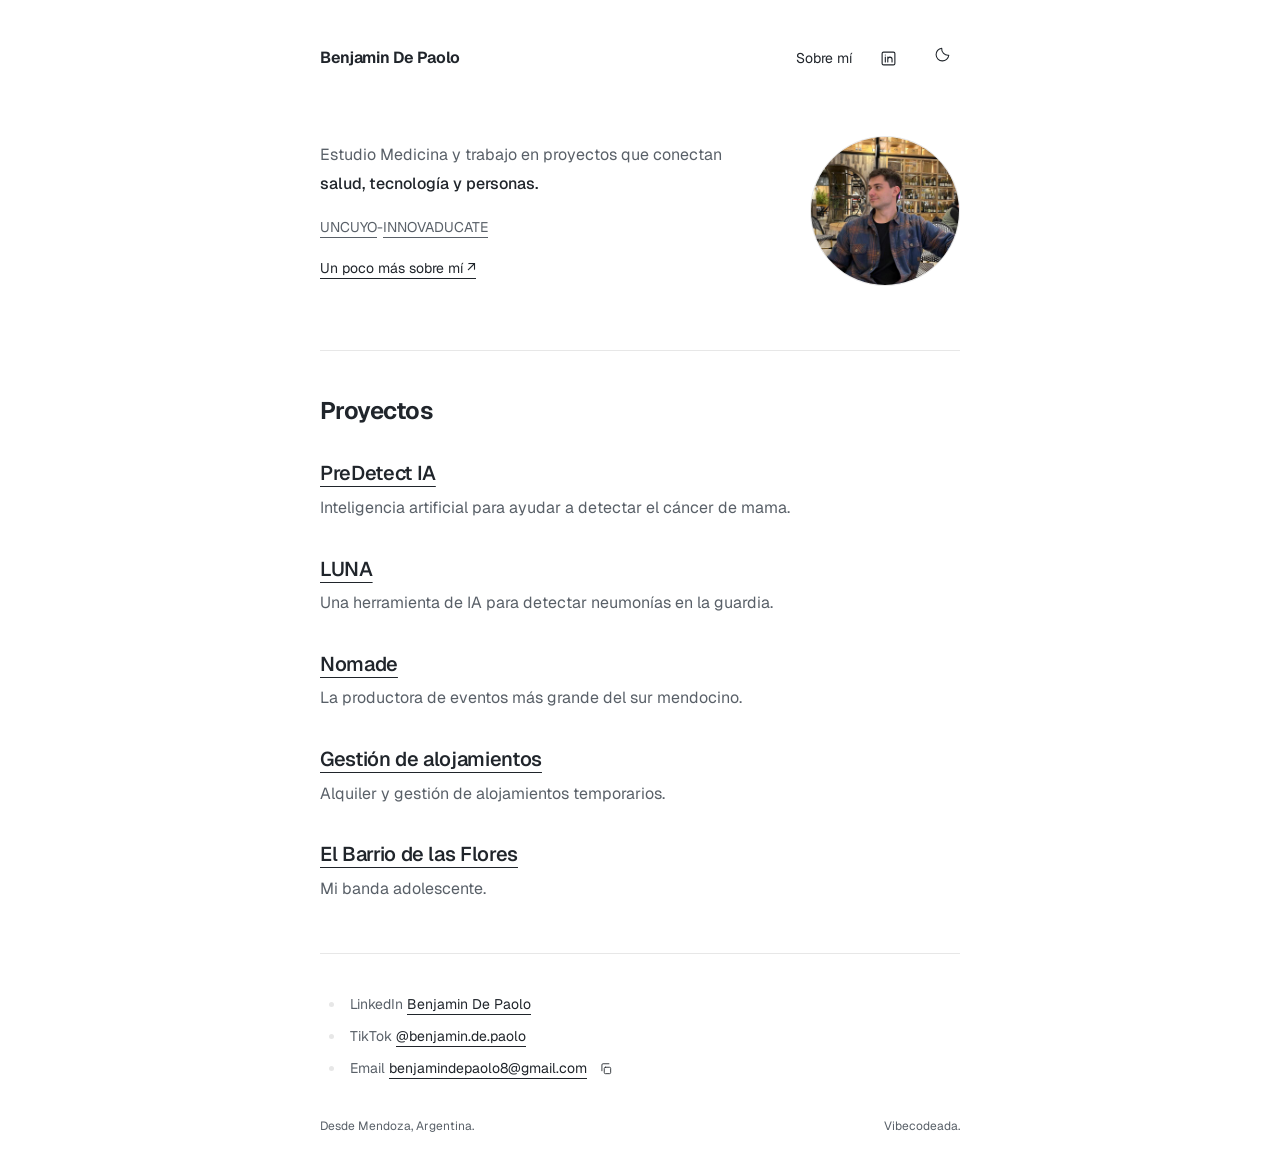
<file: index.html>
<!doctype html>
<html lang="es">
<head>
  <meta charset="utf-8">
  <meta name="viewport" content="width=device-width, initial-scale=1">
  <title>Benjamin De Paolo</title>
  <meta name="description" content="Medicina, tecnología y personas. Conocé mis proyectos de inteligencia artificial aplicada a la salud, emprendimientos y música.">
  <meta name="color-scheme" content="light dark">
  <meta name="theme-color" content="#ffffff">
  <meta property="og:title" content="Benjamin De Paolo">
  <meta property="og:description" content="Medicina, tecnología y personas. Conocé mis proyectos de inteligencia artificial aplicada a la salud, emprendimientos y música.">
  <meta property="og:type" content="website">
  <meta name="twitter:card" content="summary">
  <link rel="icon" href="data:image/svg+xml,%3Csvg xmlns='http://www.w3.org/2000/svg' viewBox='0 0 100 100'%3E%3Crect width='100' height='100' rx='22' fill='%2320252b'/%3E%3Ctext x='50' y='69' font-family='Arial,sans-serif' font-size='52' font-weight='700' fill='white' text-anchor='middle'%3EB%3C/text%3E%3C/svg%3E">
  <script>try{const t=localStorage.getItem('bdp-theme');if(t==='light'||t==='dark')document.documentElement.dataset.theme=t;}catch(e){}</script>
  <link rel="preconnect" href="https://fonts.googleapis.com">
  <link rel="preconnect" href="https://fonts.gstatic.com" crossorigin>
  <link href="https://fonts.googleapis.com/css2?family=Geist:wght@400;500;550;600;650;700&display=swap" rel="stylesheet">
  <link rel="stylesheet" href="assets/minimal.css">
  <script src="assets/minimal.js" defer></script>
</head>
<body>
  <a class="skip-link" href="#main">Saltar al contenido</a>
  <div class="wrap">
    <header class="site-header">
      <a class="name" href="./">Benjamin De Paolo</a>
      <nav aria-label="Navegación principal">
        <a href="sobre-mi.html">Sobre mí</a>
        <a class="social-icon" href="https://www.linkedin.com/in/bdepaolo" target="_blank" rel="noopener noreferrer" aria-label="Benjamin en LinkedIn (abre otra pestaña)"><svg viewBox="0 0 24 24" fill="none" stroke="currentColor" stroke-width="1.6" stroke-linecap="round" stroke-linejoin="round" aria-hidden="true"><rect x="3" y="3" width="18" height="18" rx="2"/><path d="M7.5 10v7m0-10v.1M11 17v-7m0 3a3 3 0 0 1 6 0v4"/></svg></a>
        <button class="icon-button" id="theme-toggle" type="button" aria-label="Cambiar tema"><span id="icon-moon"><svg viewBox="0 0 24 24" fill="none" stroke="currentColor" stroke-width="1.5" stroke-linecap="round" stroke-linejoin="round" aria-hidden="true"><path d="M20.9 13.1A9 9 0 0 1 10.9 3.1 9 9 0 1 0 20.9 13.1Z"/></svg></span><span id="icon-sun" hidden><svg viewBox="0 0 24 24" fill="none" stroke="currentColor" stroke-width="1.5" stroke-linecap="round" aria-hidden="true"><circle cx="12" cy="12" r="4"/><path d="M12 2v2m0 16v2M2 12h2m16 0h2M5 5l1.5 1.5m11 11L19 19M5 19l1.5-1.5m11-11L19 5"/></svg></span></button>
      </nav>
    </header>
    <main id="main">
      <section class="intro" aria-label="Presentación">
        <div class="intro-copy">
          <h1>Estudio Medicina y trabajo en proyectos que conectan <strong>salud, tecnología y personas.</strong></h1>
          <p><a href="https://www.uncuyo.edu.ar/" target="_blank" rel="noopener noreferrer">UNCUYO</a>-<a href="https://www.innovaducate.space/" target="_blank" rel="noopener noreferrer">INNOVADUCATE</a></p>
          <a class="intro-link" href="sobre-mi.html">Un poco más sobre mí <span aria-hidden="true">↗</span></a>
        </div>
        <img class="avatar" src="images/me.jpg" alt="Benjamin De Paolo" width="150" height="150" fetchpriority="high">
      </section>
      <section class="projects" id="proyectos" aria-labelledby="projects-title">
        <h2 id="projects-title">Proyectos</h2>
        <ul class="project-list">
          <li id="predetect"><a class="project-link" href="proyectos/predetect.html"><span class="project-title">PreDetect IA</span><span class="project-arrow" aria-hidden="true">↗</span><span class="project-description">Inteligencia artificial para ayudar a detectar el cáncer de mama.</span></a></li>
          <li id="luna"><a class="project-link" href="proyectos/luna.html"><span class="project-title">LUNA</span><span class="project-arrow" aria-hidden="true">↗</span><span class="project-description">Una herramienta de IA para detectar neumonías en la guardia.</span></a></li>
          <li id="nomade"><a class="project-link" href="proyectos/nomade.html"><span class="project-title">Nomade</span><span class="project-arrow" aria-hidden="true">↗</span><span class="project-description">La productora de eventos más grande del sur mendocino.</span></a></li>
          <li id="alojamientos"><a class="project-link" href="proyectos/alojamientos.html"><span class="project-title">Gestión de alojamientos</span><span class="project-arrow" aria-hidden="true">↗</span><span class="project-description">Alquiler y gestión de alojamientos temporarios.</span></a></li>
          <li id="barrio-de-las-flores"><a class="project-link" href="proyectos/barrio-de-las-flores.html"><span class="project-title">El Barrio de las Flores</span><span class="project-arrow" aria-hidden="true">↗</span><span class="project-description">Mi banda adolescente.</span></a></li>
        </ul>
      </section>
</main>
    <footer class="site-footer" id="contacto">
      <ul class="contact-list" aria-label="Contacto y redes">
        <li>LinkedIn <a href="https://www.linkedin.com/in/bdepaolo" target="_blank" rel="noopener noreferrer">Benjamin De Paolo</a></li>
        <li>TikTok <a href="https://www.tiktok.com/@benjamin.de.paolo" target="_blank" rel="noopener noreferrer">@benjamin.de.paolo</a></li>
        <li>Email <a href="mailto:benjamindepaolo8@gmail.com">benjamindepaolo8@gmail.com</a><button class="icon-button copy-email" id="copy-email" type="button" aria-label="Copiar email" title="Copiar email"><svg viewBox="0 0 24 24" fill="none" stroke="currentColor" stroke-width="1.5" stroke-linecap="round" stroke-linejoin="round" aria-hidden="true"><rect x="9" y="9" width="11" height="11" rx="2"/><path d="M5 15V5a2 2 0 0 1 2-2h10"/></svg></button></li>
      </ul>
      <p class="footer-note"><span>Desde Mendoza, Argentina.</span><a href="./">Vibecodeada.</a></p>
    </footer>
  </div>
  <div class="toast" id="toast" role="status" aria-live="polite"></div>
</body>
</html>
</file>
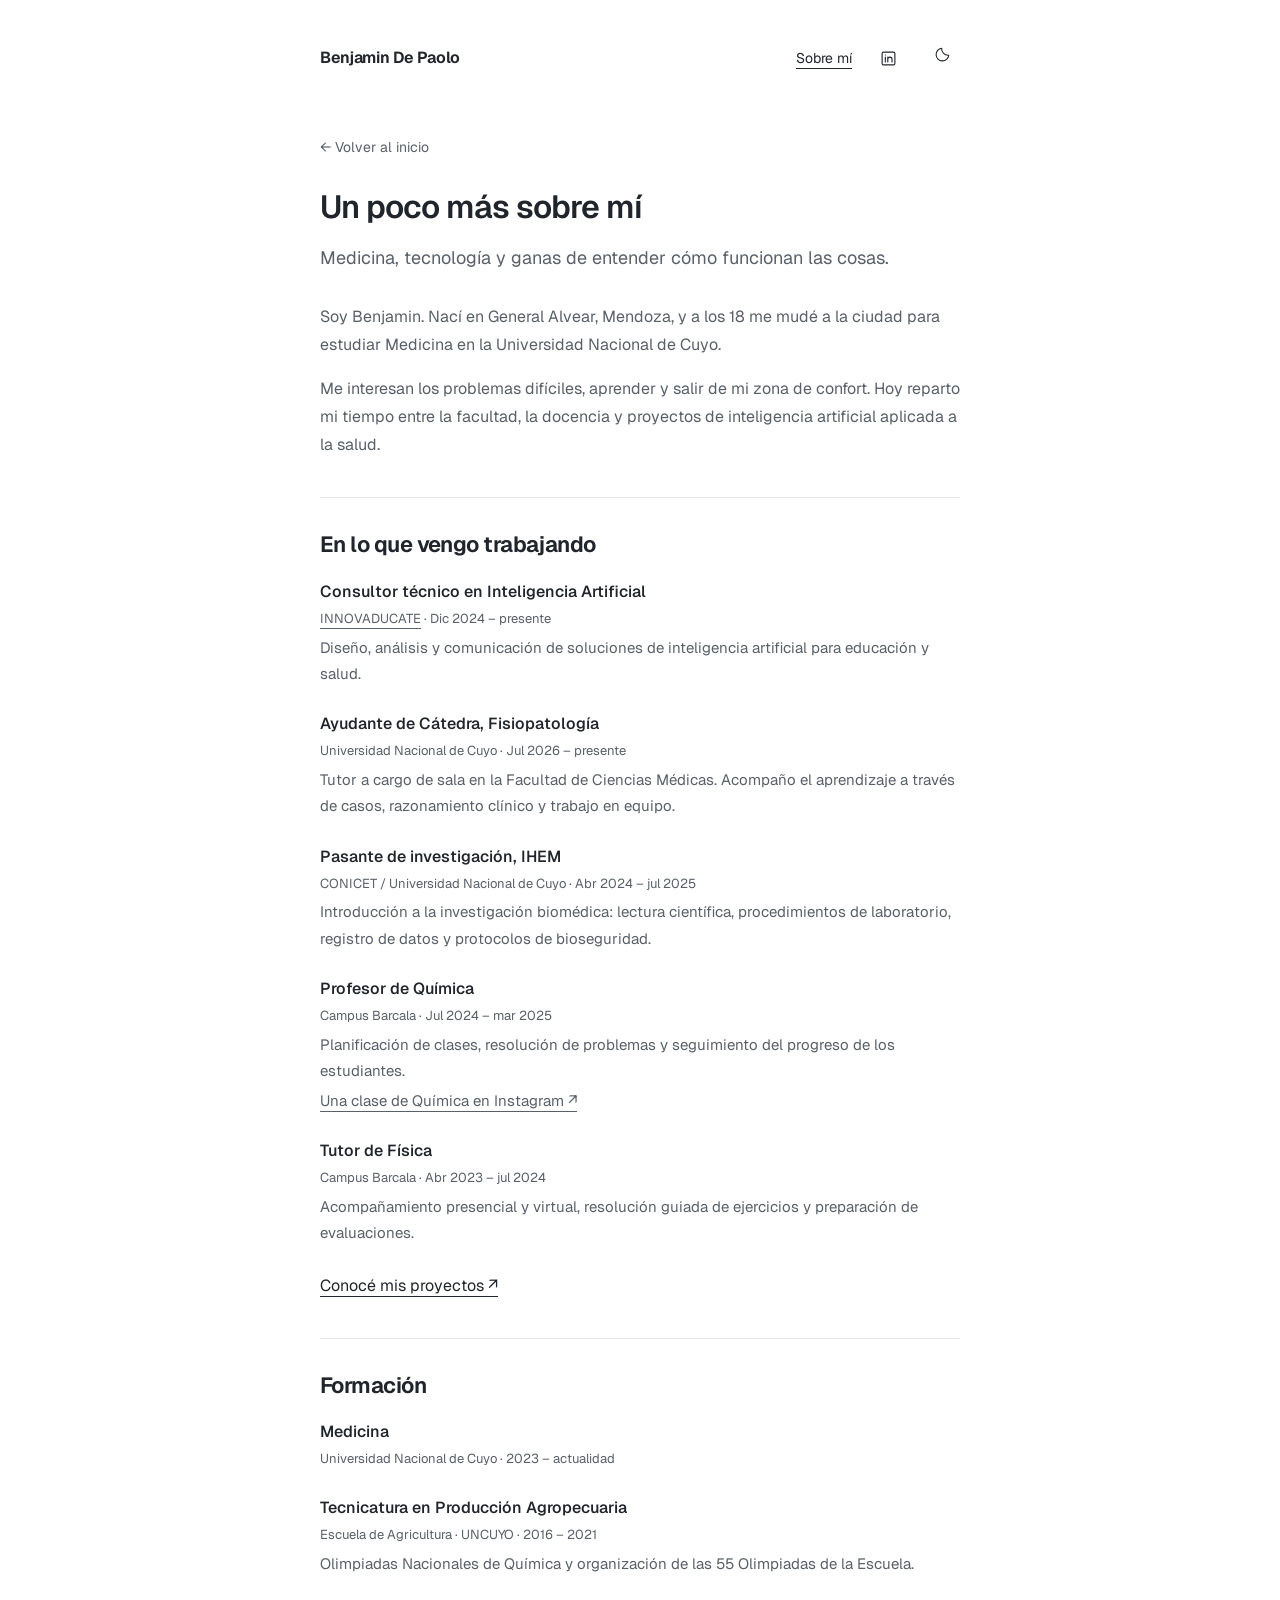
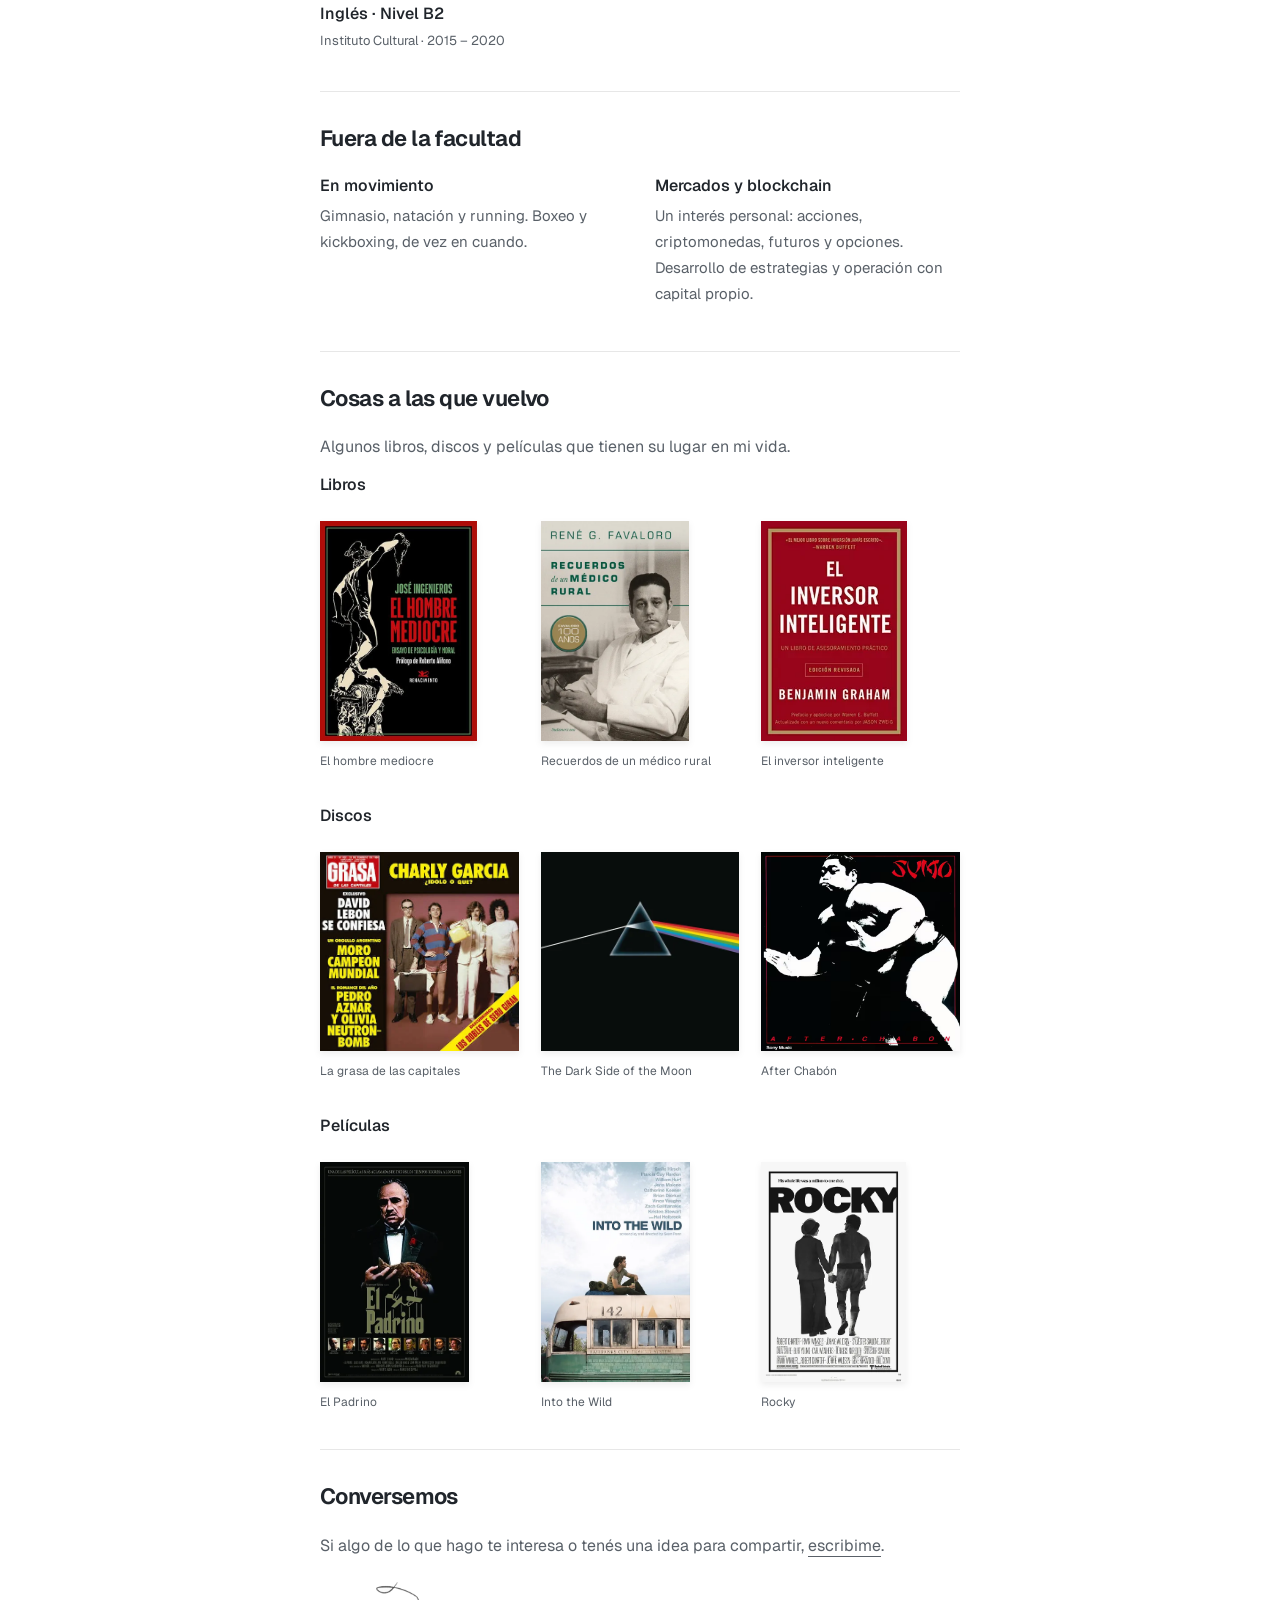
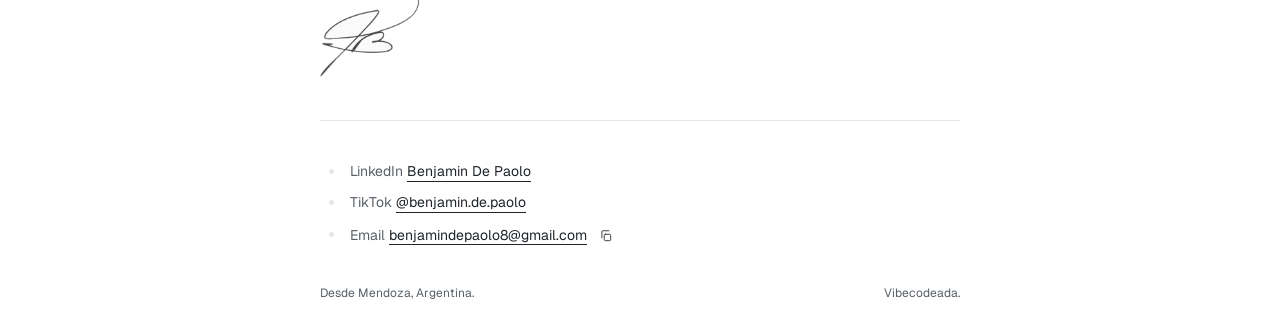
<file: sobre-mi.html>
<!doctype html>
<html lang="es">
<head>
  <meta charset="utf-8">
  <meta name="viewport" content="width=device-width, initial-scale=1">
  <title>Sobre mí — Benjamin De Paolo</title>
  <meta name="description" content="Mi recorrido en medicina, docencia e inteligencia artificial. Y también los libros, la música y las cosas que me mueven.">
  <meta name="color-scheme" content="light dark">
  <meta name="theme-color" content="#ffffff">
  <meta property="og:title" content="Sobre mí — Benjamin De Paolo">
  <meta property="og:description" content="Mi recorrido en medicina, docencia e inteligencia artificial. Y también los libros, la música y las cosas que me mueven.">
  <meta property="og:type" content="website">
  <meta name="twitter:card" content="summary">
  <link rel="icon" href="data:image/svg+xml,%3Csvg xmlns='http://www.w3.org/2000/svg' viewBox='0 0 100 100'%3E%3Crect width='100' height='100' rx='22' fill='%2320252b'/%3E%3Ctext x='50' y='69' font-family='Arial,sans-serif' font-size='52' font-weight='700' fill='white' text-anchor='middle'%3EB%3C/text%3E%3C/svg%3E">
  <script>try{const t=localStorage.getItem('bdp-theme');if(t==='light'||t==='dark')document.documentElement.dataset.theme=t;}catch(e){}</script>
  <link rel="preconnect" href="https://fonts.googleapis.com">
  <link rel="preconnect" href="https://fonts.gstatic.com" crossorigin>
  <link href="https://fonts.googleapis.com/css2?family=Geist:wght@400;500;550;600;650;700&display=swap" rel="stylesheet">
  <link rel="stylesheet" href="assets/minimal.css">
  <script src="assets/minimal.js" defer></script>
</head>
<body>
  <a class="skip-link" href="#main">Saltar al contenido</a>
  <div class="wrap">
    <header class="site-header">
      <a class="name" href="./">Benjamin De Paolo</a>
      <nav aria-label="Navegación principal">
        <a href="sobre-mi.html" aria-current="page">Sobre mí</a>
        <a class="social-icon" href="https://www.linkedin.com/in/bdepaolo" target="_blank" rel="noopener noreferrer" aria-label="Benjamin en LinkedIn (abre otra pestaña)"><svg viewBox="0 0 24 24" fill="none" stroke="currentColor" stroke-width="1.6" stroke-linecap="round" stroke-linejoin="round" aria-hidden="true"><rect x="3" y="3" width="18" height="18" rx="2"/><path d="M7.5 10v7m0-10v.1M11 17v-7m0 3a3 3 0 0 1 6 0v4"/></svg></a>
        <button class="icon-button" id="theme-toggle" type="button" aria-label="Cambiar tema"><span id="icon-moon"><svg viewBox="0 0 24 24" fill="none" stroke="currentColor" stroke-width="1.5" stroke-linecap="round" stroke-linejoin="round" aria-hidden="true"><path d="M20.9 13.1A9 9 0 0 1 10.9 3.1 9 9 0 1 0 20.9 13.1Z"/></svg></span><span id="icon-sun" hidden><svg viewBox="0 0 24 24" fill="none" stroke="currentColor" stroke-width="1.5" stroke-linecap="round" aria-hidden="true"><circle cx="12" cy="12" r="4"/><path d="M12 2v2m0 16v2M2 12h2m16 0h2M5 5l1.5 1.5m11 11L19 19M5 19l1.5-1.5m11-11L19 5"/></svg></span></button>
      </nav>
    </header>
    <main id="main">
      <article class="page-content">
        <a class="back-link" href="./">← Volver al inicio</a>
        <h1>Un poco más sobre mí</h1>
        <p class="lead">Medicina, tecnología y ganas de entender cómo funcionan las cosas.</p>
        <p>Soy Benjamin. Nací en General Alvear, Mendoza, y a los 18 me mudé a la ciudad para estudiar Medicina en la Universidad Nacional de Cuyo.</p>
        <p>Me interesan los problemas difíciles, aprender y salir de mi zona de confort. Hoy reparto mi tiempo entre la facultad, la docencia y proyectos de inteligencia artificial aplicada a la salud.</p>
        <section class="content-section" id="experiencia">
          <h2>En lo que vengo trabajando</h2>
          <div class="entry"><h3>Consultor técnico en Inteligencia Artificial</h3><p class="meta"><a href="https://www.innovaducate.space/" target="_blank" rel="noopener noreferrer">INNOVADUCATE</a> · Dic 2024 – presente</p><p class="description">Diseño, análisis y comunicación de soluciones de inteligencia artificial para educación y salud.</p></div>
          <div class="entry"><h3>Ayudante de Cátedra, Fisiopatología</h3><p class="meta">Universidad Nacional de Cuyo · Jul 2026 – presente</p><p class="description">Tutor a cargo de sala en la Facultad de Ciencias Médicas. Acompaño el aprendizaje a través de casos, razonamiento clínico y trabajo en equipo.</p></div>
          <div class="entry"><h3>Pasante de investigación, IHEM</h3><p class="meta">CONICET / Universidad Nacional de Cuyo · Abr 2024 – jul 2025</p><p class="description">Introducción a la investigación biomédica: lectura científica, procedimientos de laboratorio, registro de datos y protocolos de bioseguridad.</p></div>
          <div class="entry"><h3>Profesor de Química</h3><p class="meta">Campus Barcala · Jul 2024 – mar 2025</p><p class="description">Planificación de clases, resolución de problemas y seguimiento del progreso de los estudiantes.</p><p class="description"><a href="https://www.instagram.com/p/CzCmayfCUWh/" target="_blank" rel="noopener noreferrer">Una clase de Química en Instagram <span aria-hidden="true">↗</span></a></p></div>
          <div class="entry"><h3>Tutor de Física</h3><p class="meta">Campus Barcala · Abr 2023 – jul 2024</p><p class="description">Acompañamiento presencial y virtual, resolución guiada de ejercicios y preparación de evaluaciones.</p></div>
          <a href="./#proyectos">Conocé mis proyectos <span aria-hidden="true">↗</span></a>
        </section>
        <section class="content-section" id="educacion">
          <h2>Formación</h2>
          <div class="entry"><h3>Medicina</h3><p class="meta">Universidad Nacional de Cuyo · 2023 – actualidad</p></div>
          <div class="entry"><h3>Tecnicatura en Producción Agropecuaria</h3><p class="meta">Escuela de Agricultura · UNCUYO · 2016 – 2021</p><p class="description">Olimpiadas Nacionales de Química y organización de las 55 Olimpiadas de la Escuela.</p></div>
          <div class="entry"><h3>Inglés · Nivel B2</h3><p class="meta">Instituto Cultural · 2015 – 2020</p></div>
        </section>
        <section class="content-section" id="intereses">
          <h2>Fuera de la facultad</h2>
          <div class="interests">
            <div><h3>En movimiento</h3><p>Gimnasio, natación y running. Boxeo y kickboxing, de vez en cuando.</p></div>
            <div><h3>Mercados y blockchain</h3><p>Un interés personal: acciones, criptomonedas, futuros y opciones. Desarrollo de estrategias y operación con capital propio.</p></div>
          </div>
        </section>
        <section class="content-section" id="gustos">
          <h2>Cosas a las que vuelvo</h2>
          <p>Algunos libros, discos y películas que tienen su lugar en mi vida.</p>
          <h3>Libros</h3><ul class="bookshelf"><li><figure><img src="images/gustos/el-hombre-mediocre.webp" alt="" width="200" height="300" loading="lazy"><figcaption>El hombre mediocre</figcaption></figure></li><li><figure><img src="images/gustos/recuerdos-de-un-medico-rural.webp" alt="" width="200" height="300" loading="lazy"><figcaption>Recuerdos de un médico rural</figcaption></figure></li><li><figure><img src="images/gustos/el-inversor-inteligente.webp" alt="" width="200" height="300" loading="lazy"><figcaption>El inversor inteligente</figcaption></figure></li></ul>
          <h3>Discos</h3><ul class="bookshelf albums"><li><figure><img src="images/gustos/la-grasa-de-las-capitales.webp" alt="" width="200" height="200" loading="lazy"><figcaption>La grasa de las capitales</figcaption></figure></li><li><figure><img src="images/gustos/dark-side-of-the-moon.webp" alt="" width="200" height="200" loading="lazy"><figcaption>The Dark Side of the Moon</figcaption></figure></li><li><figure><img src="images/gustos/after-chabon.avif" alt="" width="200" height="200" loading="lazy"><figcaption>After Chabón</figcaption></figure></li></ul>
          <h3>Películas</h3><ul class="bookshelf"><li><figure><img src="images/gustos/el-padrino.webp" alt="" width="200" height="300" loading="lazy"><figcaption>El Padrino</figcaption></figure></li><li><figure><img src="images/gustos/into-the-wild.webp" alt="" width="200" height="300" loading="lazy"><figcaption>Into the Wild</figcaption></figure></li><li><figure><img src="images/gustos/rocky.webp" alt="" width="200" height="300" loading="lazy"><figcaption>Rocky</figcaption></figure></li></ul>
        </section>
        <section class="content-section"><h2>Conversemos</h2><p>Si algo de lo que hago te interesa o tenés una idea para compartir, <a href="mailto:benjamindepaolo8@gmail.com">escribime</a>.</p><img class="signature" src="images/firma.png" alt="Firma de Benjamin De Paolo" width="100" height="96" loading="lazy"></section>
      </article>
</main>
    <footer class="site-footer" id="contacto">
      <ul class="contact-list" aria-label="Contacto y redes">
        <li>LinkedIn <a href="https://www.linkedin.com/in/bdepaolo" target="_blank" rel="noopener noreferrer">Benjamin De Paolo</a></li>
        <li>TikTok <a href="https://www.tiktok.com/@benjamin.de.paolo" target="_blank" rel="noopener noreferrer">@benjamin.de.paolo</a></li>
        <li>Email <a href="mailto:benjamindepaolo8@gmail.com">benjamindepaolo8@gmail.com</a><button class="icon-button copy-email" id="copy-email" type="button" aria-label="Copiar email" title="Copiar email"><svg viewBox="0 0 24 24" fill="none" stroke="currentColor" stroke-width="1.5" stroke-linecap="round" stroke-linejoin="round" aria-hidden="true"><rect x="9" y="9" width="11" height="11" rx="2"/><path d="M5 15V5a2 2 0 0 1 2-2h10"/></svg></button></li>
      </ul>
      <p class="footer-note"><span>Desde Mendoza, Argentina.</span><a href="./">Vibecodeada.</a></p>
    </footer>
  </div>
  <div class="toast" id="toast" role="status" aria-live="polite"></div>
</body>
</html>
</file>
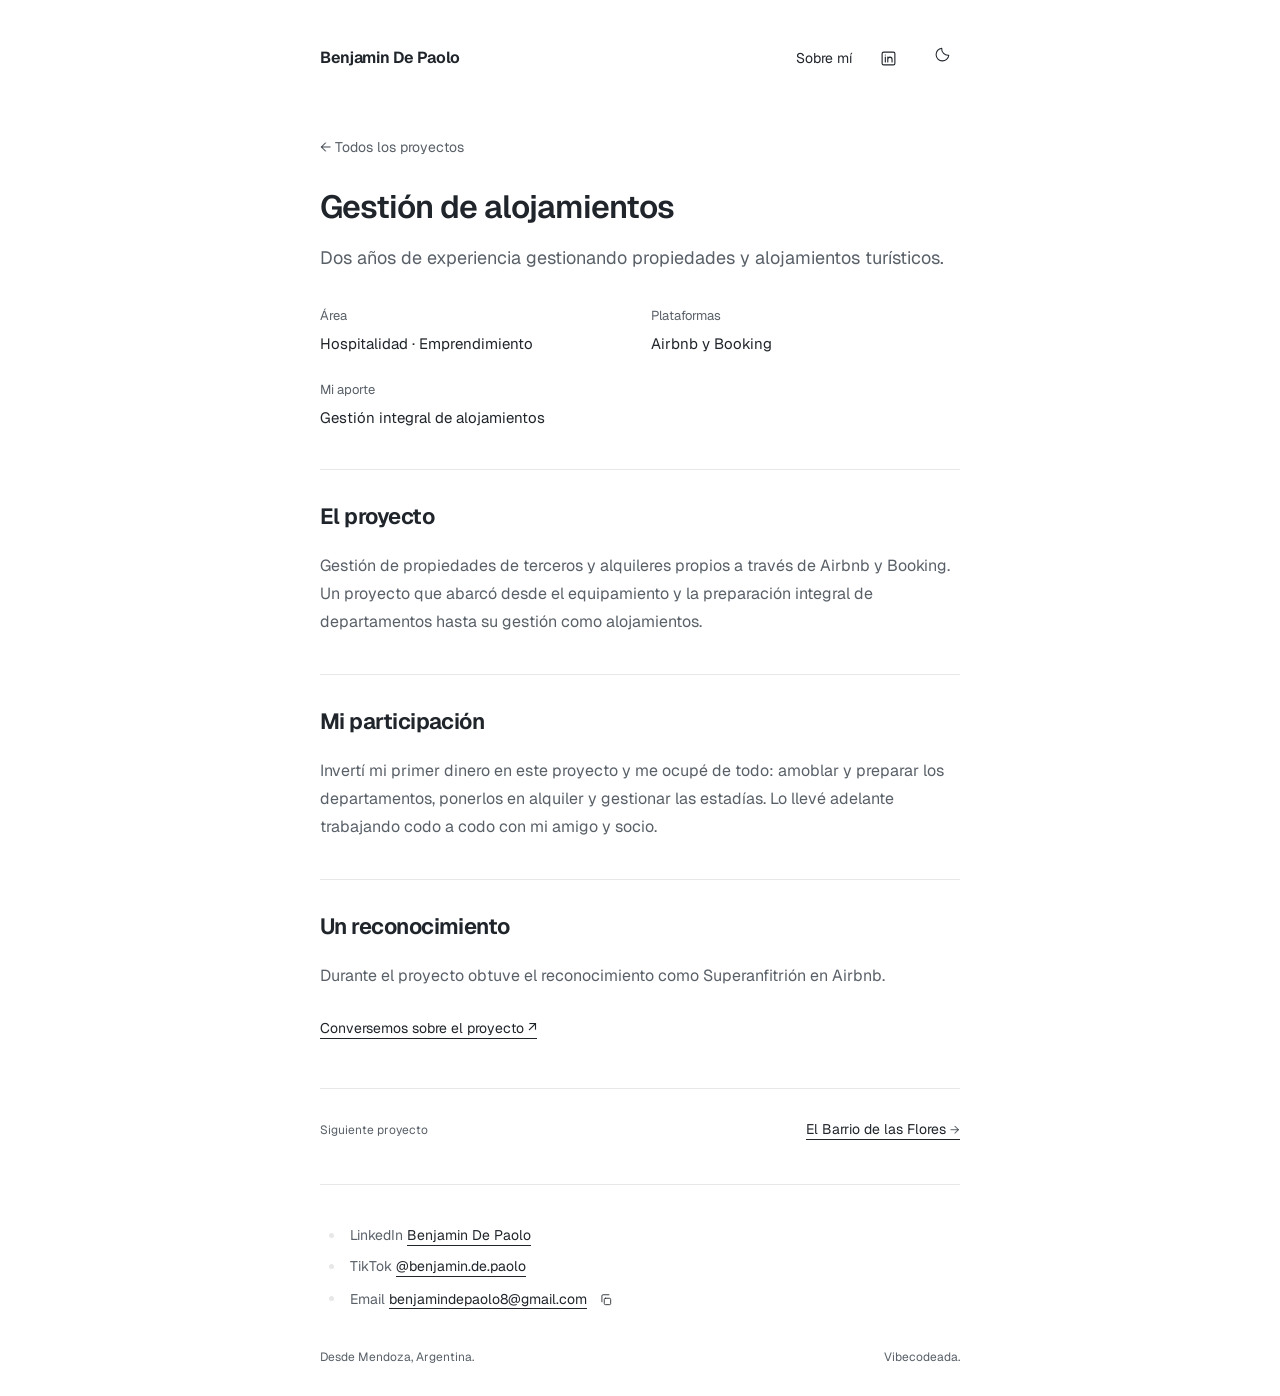
<file: proyectos/alojamientos.html>
<!doctype html>
<html lang="es">
<head>
  <meta charset="utf-8">
  <meta name="viewport" content="width=device-width, initial-scale=1">
  <title>Gestión de alojamientos — Benjamin De Paolo</title>
  <meta name="description" content="Alquiler y gestión de alojamientos temporarios.">
  <meta name="color-scheme" content="light dark">
  <meta name="theme-color" content="#ffffff">
  <meta property="og:title" content="Gestión de alojamientos — Benjamin De Paolo">
  <meta property="og:description" content="Alquiler y gestión de alojamientos temporarios.">
  <meta property="og:type" content="website">
  <meta name="twitter:card" content="summary">
  <link rel="icon" href="data:image/svg+xml,%3Csvg xmlns='http://www.w3.org/2000/svg' viewBox='0 0 100 100'%3E%3Crect width='100' height='100' rx='22' fill='%2320252b'/%3E%3Ctext x='50' y='69' font-family='Arial,sans-serif' font-size='52' font-weight='700' fill='white' text-anchor='middle'%3EB%3C/text%3E%3C/svg%3E">
  <script>try{const t=localStorage.getItem('bdp-theme');if(t==='light'||t==='dark')document.documentElement.dataset.theme=t;}catch(e){}</script>
  <link rel="preconnect" href="https://fonts.googleapis.com">
  <link rel="preconnect" href="https://fonts.gstatic.com" crossorigin>
  <link href="https://fonts.googleapis.com/css2?family=Geist:wght@400;500;550;600;650;700&display=swap" rel="stylesheet">
  <link rel="stylesheet" href="../assets/minimal.css">
  <script src="../assets/minimal.js" defer></script>
</head>
<body>
  <a class="skip-link" href="#main">Saltar al contenido</a>
  <div class="wrap">
    <header class="site-header">
      <a class="name" href="../">Benjamin De Paolo</a>
      <nav aria-label="Navegación principal">
        <a href="../sobre-mi.html">Sobre mí</a>
        <a class="social-icon" href="https://www.linkedin.com/in/bdepaolo" target="_blank" rel="noopener noreferrer" aria-label="Benjamin en LinkedIn (abre otra pestaña)"><svg viewBox="0 0 24 24" fill="none" stroke="currentColor" stroke-width="1.6" stroke-linecap="round" stroke-linejoin="round" aria-hidden="true"><rect x="3" y="3" width="18" height="18" rx="2"/><path d="M7.5 10v7m0-10v.1M11 17v-7m0 3a3 3 0 0 1 6 0v4"/></svg></a>
        <button class="icon-button" id="theme-toggle" type="button" aria-label="Cambiar tema"><span id="icon-moon"><svg viewBox="0 0 24 24" fill="none" stroke="currentColor" stroke-width="1.5" stroke-linecap="round" stroke-linejoin="round" aria-hidden="true"><path d="M20.9 13.1A9 9 0 0 1 10.9 3.1 9 9 0 1 0 20.9 13.1Z"/></svg></span><span id="icon-sun" hidden><svg viewBox="0 0 24 24" fill="none" stroke="currentColor" stroke-width="1.5" stroke-linecap="round" aria-hidden="true"><circle cx="12" cy="12" r="4"/><path d="M12 2v2m0 16v2M2 12h2m16 0h2M5 5l1.5 1.5m11 11L19 19M5 19l1.5-1.5m11-11L19 5"/></svg></span></button>
      </nav>
    </header>
    <main id="main">
      <article class="page-content">
        <a class="back-link" href="../#proyectos">← Todos los proyectos</a>
        <h1>Gestión de alojamientos</h1>
        <p class="lead">Dos años de experiencia gestionando propiedades y alojamientos turísticos.</p>
        
        <dl class="project-facts">
          <div><dt>Área</dt><dd>Hospitalidad · Emprendimiento</dd></div>
          <div><dt>Plataformas</dt><dd>Airbnb y Booking</dd></div>
          <div><dt>Mi aporte</dt><dd>Gestión integral de alojamientos</dd></div>
        </dl>
        <section class="content-section"><h2>El proyecto</h2><p>Gestión de propiedades de terceros y alquileres propios a través de Airbnb y Booking. Un proyecto que abarcó desde el equipamiento y la preparación integral de departamentos hasta su gestión como alojamientos.</p></section>
        <section class="content-section"><h2>Mi participación</h2><p>Invertí mi primer dinero en este proyecto y me ocupé de todo: amoblar y preparar los departamentos, ponerlos en alquiler y gestionar las estadías. Lo llevé adelante trabajando codo a codo con mi amigo y socio.</p></section>
        <section class="content-section"><h2>Un reconocimiento</h2><p>Durante el proyecto obtuve el reconocimiento como Superanfitrión en Airbnb.</p></section>
        <div class="project-actions"><a href="mailto:benjamindepaolo8@gmail.com?subject=Conversemos%20sobre%20Gesti%C3%B3n%20de%20alojamientos">Conversemos sobre el proyecto <span aria-hidden="true">↗</span></a></div>
        <nav class="project-next" aria-label="Más proyectos"><span>Siguiente proyecto</span><a href="barrio-de-las-flores.html">El Barrio de las Flores <span aria-hidden="true">→</span></a></nav>
      </article>
  </main>
    <footer class="site-footer" id="contacto">
      <ul class="contact-list" aria-label="Contacto y redes">
        <li>LinkedIn <a href="https://www.linkedin.com/in/bdepaolo" target="_blank" rel="noopener noreferrer">Benjamin De Paolo</a></li>
        <li>TikTok <a href="https://www.tiktok.com/@benjamin.de.paolo" target="_blank" rel="noopener noreferrer">@benjamin.de.paolo</a></li>
        <li>Email <a href="mailto:benjamindepaolo8@gmail.com">benjamindepaolo8@gmail.com</a><button class="icon-button copy-email" id="copy-email" type="button" aria-label="Copiar email" title="Copiar email"><svg viewBox="0 0 24 24" fill="none" stroke="currentColor" stroke-width="1.5" stroke-linecap="round" stroke-linejoin="round" aria-hidden="true"><rect x="9" y="9" width="11" height="11" rx="2"/><path d="M5 15V5a2 2 0 0 1 2-2h10"/></svg></button></li>
      </ul>
      <p class="footer-note"><span>Desde Mendoza, Argentina.</span><a href="../">Vibecodeada.</a></p>
    </footer>
  </div>
  <div class="toast" id="toast" role="status" aria-live="polite"></div>
</body>
</html>
</file>
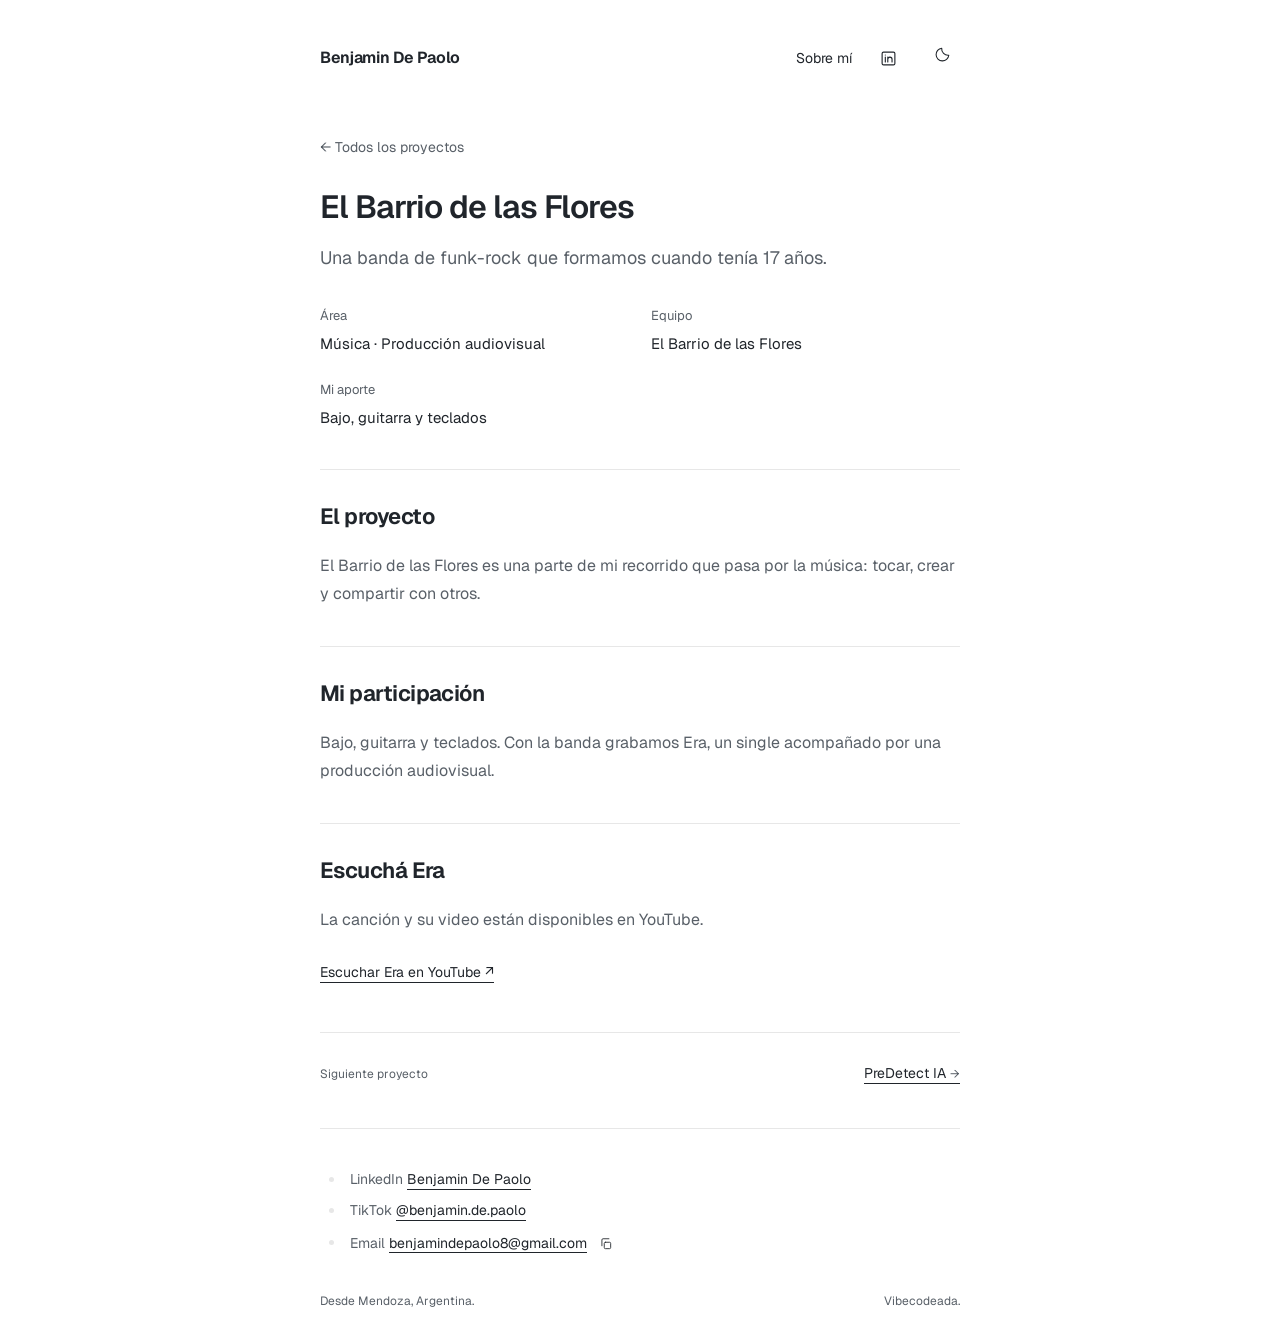
<file: proyectos/barrio-de-las-flores.html>
<!doctype html>
<html lang="es">
<head>
  <meta charset="utf-8">
  <meta name="viewport" content="width=device-width, initial-scale=1">
  <title>El Barrio de las Flores — Benjamin De Paolo</title>
  <meta name="description" content="Mi banda adolescente.">
  <meta name="color-scheme" content="light dark">
  <meta name="theme-color" content="#ffffff">
  <meta property="og:title" content="El Barrio de las Flores — Benjamin De Paolo">
  <meta property="og:description" content="Mi banda adolescente.">
  <meta property="og:type" content="website">
  <meta name="twitter:card" content="summary">
  <link rel="icon" href="data:image/svg+xml,%3Csvg xmlns='http://www.w3.org/2000/svg' viewBox='0 0 100 100'%3E%3Crect width='100' height='100' rx='22' fill='%2320252b'/%3E%3Ctext x='50' y='69' font-family='Arial,sans-serif' font-size='52' font-weight='700' fill='white' text-anchor='middle'%3EB%3C/text%3E%3C/svg%3E">
  <script>try{const t=localStorage.getItem('bdp-theme');if(t==='light'||t==='dark')document.documentElement.dataset.theme=t;}catch(e){}</script>
  <link rel="preconnect" href="https://fonts.googleapis.com">
  <link rel="preconnect" href="https://fonts.gstatic.com" crossorigin>
  <link href="https://fonts.googleapis.com/css2?family=Geist:wght@400;500;550;600;650;700&display=swap" rel="stylesheet">
  <link rel="stylesheet" href="../assets/minimal.css">
  <script src="../assets/minimal.js" defer></script>
</head>
<body>
  <a class="skip-link" href="#main">Saltar al contenido</a>
  <div class="wrap">
    <header class="site-header">
      <a class="name" href="../">Benjamin De Paolo</a>
      <nav aria-label="Navegación principal">
        <a href="../sobre-mi.html">Sobre mí</a>
        <a class="social-icon" href="https://www.linkedin.com/in/bdepaolo" target="_blank" rel="noopener noreferrer" aria-label="Benjamin en LinkedIn (abre otra pestaña)"><svg viewBox="0 0 24 24" fill="none" stroke="currentColor" stroke-width="1.6" stroke-linecap="round" stroke-linejoin="round" aria-hidden="true"><rect x="3" y="3" width="18" height="18" rx="2"/><path d="M7.5 10v7m0-10v.1M11 17v-7m0 3a3 3 0 0 1 6 0v4"/></svg></a>
        <button class="icon-button" id="theme-toggle" type="button" aria-label="Cambiar tema"><span id="icon-moon"><svg viewBox="0 0 24 24" fill="none" stroke="currentColor" stroke-width="1.5" stroke-linecap="round" stroke-linejoin="round" aria-hidden="true"><path d="M20.9 13.1A9 9 0 0 1 10.9 3.1 9 9 0 1 0 20.9 13.1Z"/></svg></span><span id="icon-sun" hidden><svg viewBox="0 0 24 24" fill="none" stroke="currentColor" stroke-width="1.5" stroke-linecap="round" aria-hidden="true"><circle cx="12" cy="12" r="4"/><path d="M12 2v2m0 16v2M2 12h2m16 0h2M5 5l1.5 1.5m11 11L19 19M5 19l1.5-1.5m11-11L19 5"/></svg></span></button>
      </nav>
    </header>
    <main id="main">
      <article class="page-content">
        <a class="back-link" href="../#proyectos">← Todos los proyectos</a>
        <h1>El Barrio de las Flores</h1>
        <p class="lead">Una banda de funk-rock que formamos cuando tenía 17 años.</p>
        
        <dl class="project-facts">
          <div><dt>Área</dt><dd>Música · Producción audiovisual</dd></div>
          <div><dt>Equipo</dt><dd>El Barrio de las Flores</dd></div>
          <div><dt>Mi aporte</dt><dd>Bajo, guitarra y teclados</dd></div>
        </dl>
        <section class="content-section"><h2>El proyecto</h2><p>El Barrio de las Flores es una parte de mi recorrido que pasa por la música: tocar, crear y compartir con otros.</p></section>
        <section class="content-section"><h2>Mi participación</h2><p>Bajo, guitarra y teclados. Con la banda grabamos Era, un single acompañado por una producción audiovisual.</p></section>
        <section class="content-section"><h2>Escuchá Era</h2><p>La canción y su video están disponibles en YouTube.</p></section>
        <div class="project-actions"><a href="https://www.youtube.com/watch?v=uCWyz2SU9NQ" target="_blank" rel="noopener noreferrer">Escuchar Era en YouTube <span aria-hidden="true">↗</span></a></div>
        <nav class="project-next" aria-label="Más proyectos"><span>Siguiente proyecto</span><a href="predetect.html">PreDetect IA <span aria-hidden="true">→</span></a></nav>
      </article>
  </main>
    <footer class="site-footer" id="contacto">
      <ul class="contact-list" aria-label="Contacto y redes">
        <li>LinkedIn <a href="https://www.linkedin.com/in/bdepaolo" target="_blank" rel="noopener noreferrer">Benjamin De Paolo</a></li>
        <li>TikTok <a href="https://www.tiktok.com/@benjamin.de.paolo" target="_blank" rel="noopener noreferrer">@benjamin.de.paolo</a></li>
        <li>Email <a href="mailto:benjamindepaolo8@gmail.com">benjamindepaolo8@gmail.com</a><button class="icon-button copy-email" id="copy-email" type="button" aria-label="Copiar email" title="Copiar email"><svg viewBox="0 0 24 24" fill="none" stroke="currentColor" stroke-width="1.5" stroke-linecap="round" stroke-linejoin="round" aria-hidden="true"><rect x="9" y="9" width="11" height="11" rx="2"/><path d="M5 15V5a2 2 0 0 1 2-2h10"/></svg></button></li>
      </ul>
      <p class="footer-note"><span>Desde Mendoza, Argentina.</span><a href="../">Vibecodeada.</a></p>
    </footer>
  </div>
  <div class="toast" id="toast" role="status" aria-live="polite"></div>
</body>
</html>
</file>
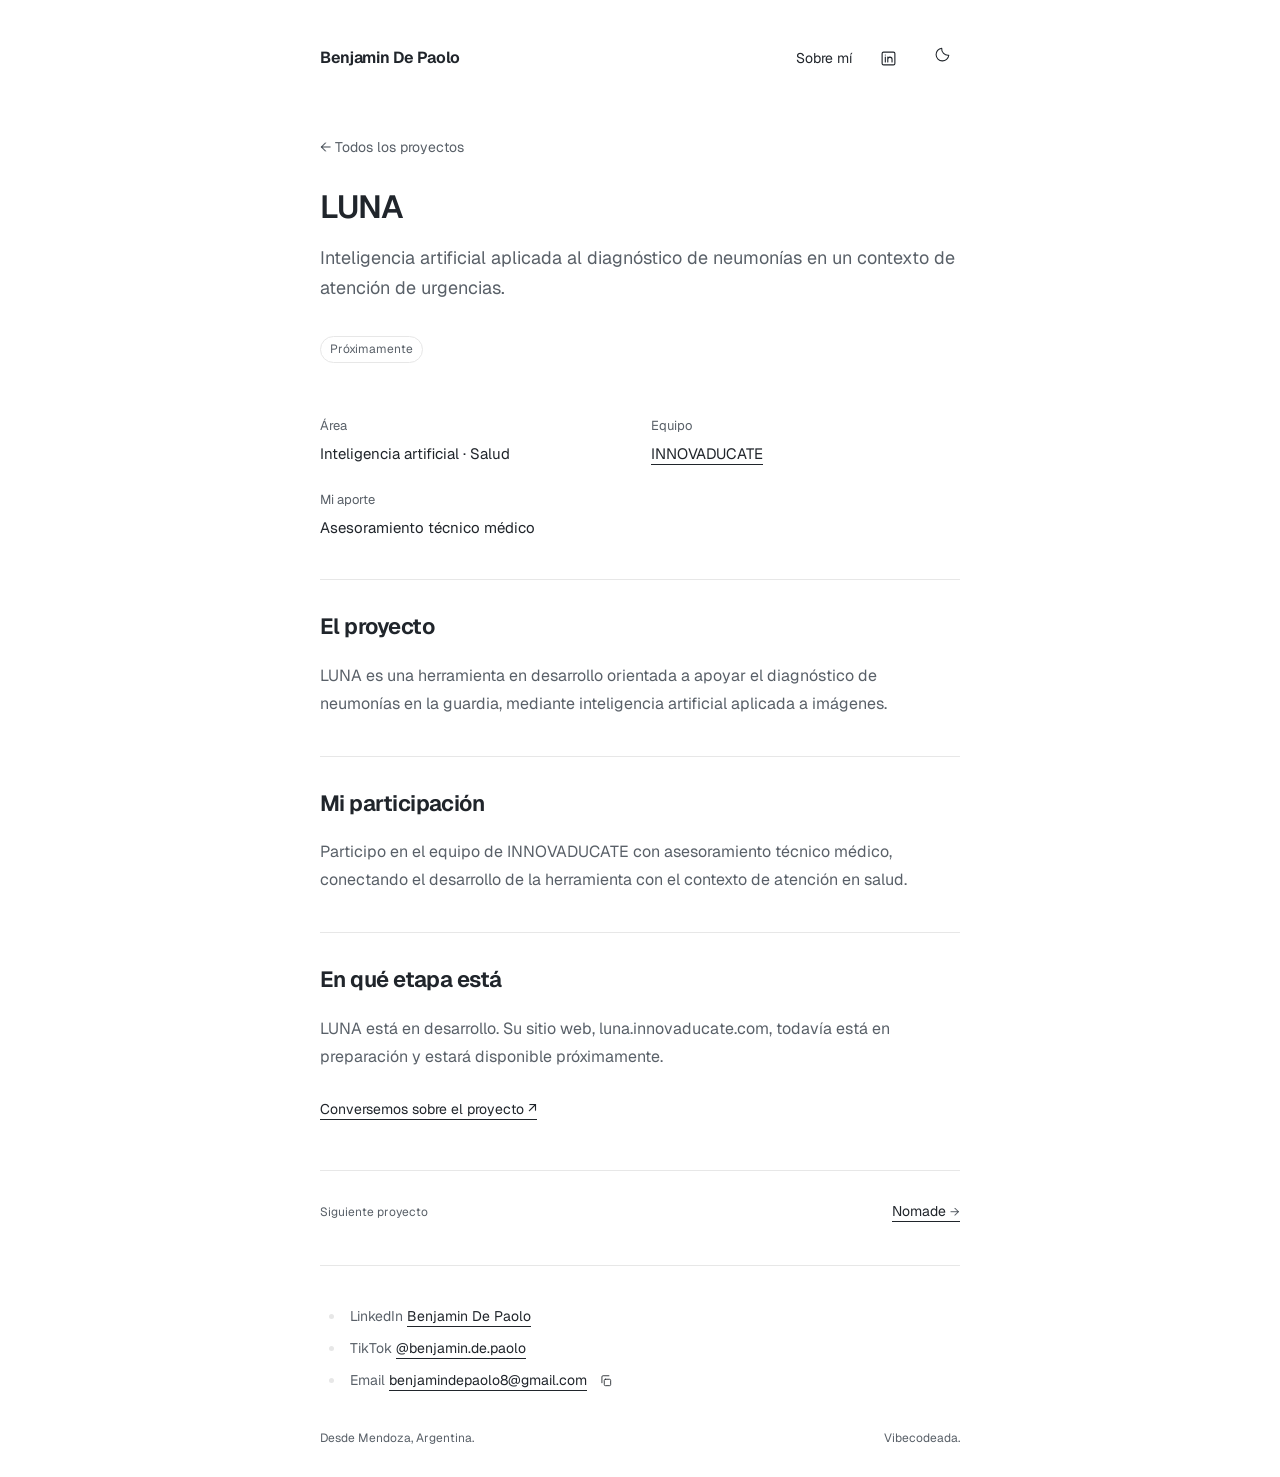
<file: proyectos/luna.html>
<!doctype html>
<html lang="es">
<head>
  <meta charset="utf-8">
  <meta name="viewport" content="width=device-width, initial-scale=1">
  <title>LUNA — Benjamin De Paolo</title>
  <meta name="description" content="Una herramienta de IA para detectar neumonías en la guardia.">
  <meta name="color-scheme" content="light dark">
  <meta name="theme-color" content="#ffffff">
  <meta property="og:title" content="LUNA — Benjamin De Paolo">
  <meta property="og:description" content="Una herramienta de IA para detectar neumonías en la guardia.">
  <meta property="og:type" content="website">
  <meta name="twitter:card" content="summary">
  <link rel="icon" href="data:image/svg+xml,%3Csvg xmlns='http://www.w3.org/2000/svg' viewBox='0 0 100 100'%3E%3Crect width='100' height='100' rx='22' fill='%2320252b'/%3E%3Ctext x='50' y='69' font-family='Arial,sans-serif' font-size='52' font-weight='700' fill='white' text-anchor='middle'%3EB%3C/text%3E%3C/svg%3E">
  <script>try{const t=localStorage.getItem('bdp-theme');if(t==='light'||t==='dark')document.documentElement.dataset.theme=t;}catch(e){}</script>
  <link rel="preconnect" href="https://fonts.googleapis.com">
  <link rel="preconnect" href="https://fonts.gstatic.com" crossorigin>
  <link href="https://fonts.googleapis.com/css2?family=Geist:wght@400;500;550;600;650;700&display=swap" rel="stylesheet">
  <link rel="stylesheet" href="../assets/minimal.css">
  <script src="../assets/minimal.js" defer></script>
</head>
<body>
  <a class="skip-link" href="#main">Saltar al contenido</a>
  <div class="wrap">
    <header class="site-header">
      <a class="name" href="../">Benjamin De Paolo</a>
      <nav aria-label="Navegación principal">
        <a href="../sobre-mi.html">Sobre mí</a>
        <a class="social-icon" href="https://www.linkedin.com/in/bdepaolo" target="_blank" rel="noopener noreferrer" aria-label="Benjamin en LinkedIn (abre otra pestaña)"><svg viewBox="0 0 24 24" fill="none" stroke="currentColor" stroke-width="1.6" stroke-linecap="round" stroke-linejoin="round" aria-hidden="true"><rect x="3" y="3" width="18" height="18" rx="2"/><path d="M7.5 10v7m0-10v.1M11 17v-7m0 3a3 3 0 0 1 6 0v4"/></svg></a>
        <button class="icon-button" id="theme-toggle" type="button" aria-label="Cambiar tema"><span id="icon-moon"><svg viewBox="0 0 24 24" fill="none" stroke="currentColor" stroke-width="1.5" stroke-linecap="round" stroke-linejoin="round" aria-hidden="true"><path d="M20.9 13.1A9 9 0 0 1 10.9 3.1 9 9 0 1 0 20.9 13.1Z"/></svg></span><span id="icon-sun" hidden><svg viewBox="0 0 24 24" fill="none" stroke="currentColor" stroke-width="1.5" stroke-linecap="round" aria-hidden="true"><circle cx="12" cy="12" r="4"/><path d="M12 2v2m0 16v2M2 12h2m16 0h2M5 5l1.5 1.5m11 11L19 19M5 19l1.5-1.5m11-11L19 5"/></svg></span></button>
      </nav>
    </header>
    <main id="main">
      <article class="page-content">
        <a class="back-link" href="../#proyectos">← Todos los proyectos</a>
        <h1>LUNA</h1>
        <p class="lead">Inteligencia artificial aplicada al diagnóstico de neumonías en un contexto de atención de urgencias.</p>
        <span class="badge">Próximamente</span>
        <dl class="project-facts">
          <div><dt>Área</dt><dd>Inteligencia artificial · Salud</dd></div>
          <div><dt>Equipo</dt><dd><a href="https://www.innovaducate.space/" target="_blank" rel="noopener noreferrer">INNOVADUCATE</a></dd></div>
          <div><dt>Mi aporte</dt><dd>Asesoramiento técnico médico</dd></div>
        </dl>
        <section class="content-section"><h2>El proyecto</h2><p>LUNA es una herramienta en desarrollo orientada a apoyar el diagnóstico de neumonías en la guardia, mediante inteligencia artificial aplicada a imágenes.</p></section>
        <section class="content-section"><h2>Mi participación</h2><p>Participo en el equipo de INNOVADUCATE con asesoramiento técnico médico, conectando el desarrollo de la herramienta con el contexto de atención en salud.</p></section>
        <section class="content-section"><h2>En qué etapa está</h2><p>LUNA está en desarrollo. Su sitio web, luna.innovaducate.com, todavía está en preparación y estará disponible próximamente.</p></section>
        <div class="project-actions"><a href="mailto:benjamindepaolo8@gmail.com?subject=Conversemos%20sobre%20LUNA">Conversemos sobre el proyecto <span aria-hidden="true">↗</span></a></div>
        <nav class="project-next" aria-label="Más proyectos"><span>Siguiente proyecto</span><a href="nomade.html">Nomade <span aria-hidden="true">→</span></a></nav>
      </article>
  </main>
    <footer class="site-footer" id="contacto">
      <ul class="contact-list" aria-label="Contacto y redes">
        <li>LinkedIn <a href="https://www.linkedin.com/in/bdepaolo" target="_blank" rel="noopener noreferrer">Benjamin De Paolo</a></li>
        <li>TikTok <a href="https://www.tiktok.com/@benjamin.de.paolo" target="_blank" rel="noopener noreferrer">@benjamin.de.paolo</a></li>
        <li>Email <a href="mailto:benjamindepaolo8@gmail.com">benjamindepaolo8@gmail.com</a><button class="icon-button copy-email" id="copy-email" type="button" aria-label="Copiar email" title="Copiar email"><svg viewBox="0 0 24 24" fill="none" stroke="currentColor" stroke-width="1.5" stroke-linecap="round" stroke-linejoin="round" aria-hidden="true"><rect x="9" y="9" width="11" height="11" rx="2"/><path d="M5 15V5a2 2 0 0 1 2-2h10"/></svg></button></li>
      </ul>
      <p class="footer-note"><span>Desde Mendoza, Argentina.</span><a href="../">Vibecodeada.</a></p>
    </footer>
  </div>
  <div class="toast" id="toast" role="status" aria-live="polite"></div>
</body>
</html>
</file>
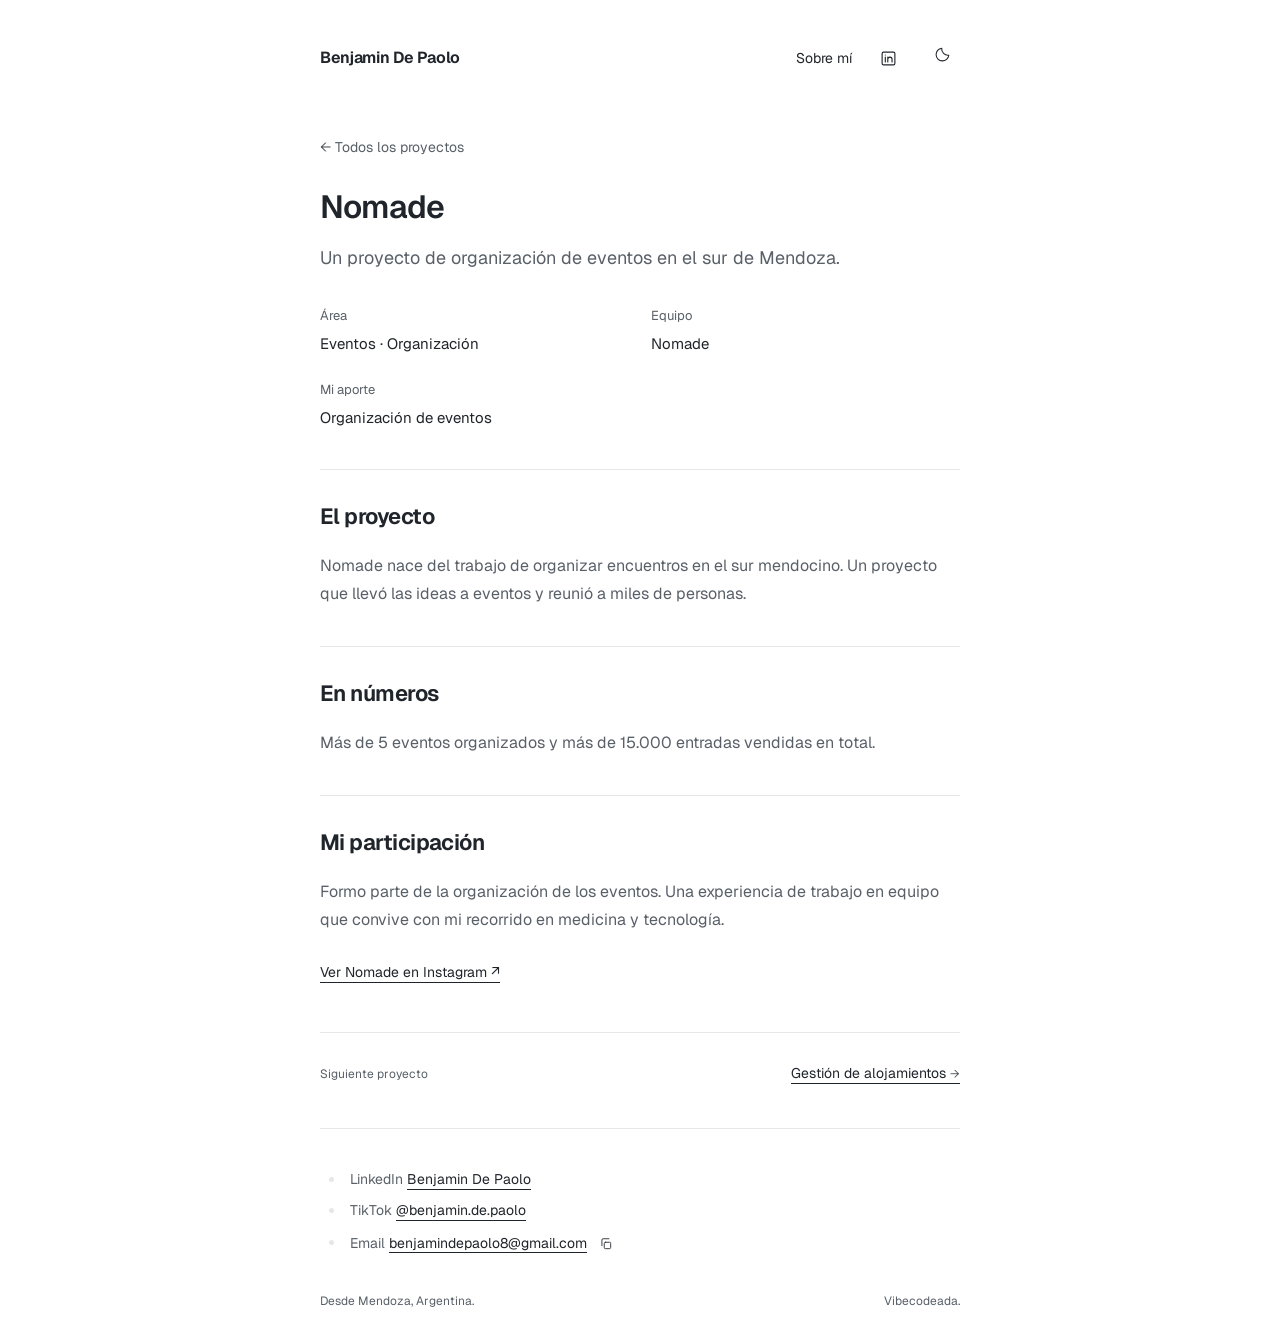
<file: proyectos/nomade.html>
<!doctype html>
<html lang="es">
<head>
  <meta charset="utf-8">
  <meta name="viewport" content="width=device-width, initial-scale=1">
  <title>Nomade — Benjamin De Paolo</title>
  <meta name="description" content="La productora de eventos más grande del sur mendocino.">
  <meta name="color-scheme" content="light dark">
  <meta name="theme-color" content="#ffffff">
  <meta property="og:title" content="Nomade — Benjamin De Paolo">
  <meta property="og:description" content="La productora de eventos más grande del sur mendocino.">
  <meta property="og:type" content="website">
  <meta name="twitter:card" content="summary">
  <link rel="icon" href="data:image/svg+xml,%3Csvg xmlns='http://www.w3.org/2000/svg' viewBox='0 0 100 100'%3E%3Crect width='100' height='100' rx='22' fill='%2320252b'/%3E%3Ctext x='50' y='69' font-family='Arial,sans-serif' font-size='52' font-weight='700' fill='white' text-anchor='middle'%3EB%3C/text%3E%3C/svg%3E">
  <script>try{const t=localStorage.getItem('bdp-theme');if(t==='light'||t==='dark')document.documentElement.dataset.theme=t;}catch(e){}</script>
  <link rel="preconnect" href="https://fonts.googleapis.com">
  <link rel="preconnect" href="https://fonts.gstatic.com" crossorigin>
  <link href="https://fonts.googleapis.com/css2?family=Geist:wght@400;500;550;600;650;700&display=swap" rel="stylesheet">
  <link rel="stylesheet" href="../assets/minimal.css">
  <script src="../assets/minimal.js" defer></script>
</head>
<body>
  <a class="skip-link" href="#main">Saltar al contenido</a>
  <div class="wrap">
    <header class="site-header">
      <a class="name" href="../">Benjamin De Paolo</a>
      <nav aria-label="Navegación principal">
        <a href="../sobre-mi.html">Sobre mí</a>
        <a class="social-icon" href="https://www.linkedin.com/in/bdepaolo" target="_blank" rel="noopener noreferrer" aria-label="Benjamin en LinkedIn (abre otra pestaña)"><svg viewBox="0 0 24 24" fill="none" stroke="currentColor" stroke-width="1.6" stroke-linecap="round" stroke-linejoin="round" aria-hidden="true"><rect x="3" y="3" width="18" height="18" rx="2"/><path d="M7.5 10v7m0-10v.1M11 17v-7m0 3a3 3 0 0 1 6 0v4"/></svg></a>
        <button class="icon-button" id="theme-toggle" type="button" aria-label="Cambiar tema"><span id="icon-moon"><svg viewBox="0 0 24 24" fill="none" stroke="currentColor" stroke-width="1.5" stroke-linecap="round" stroke-linejoin="round" aria-hidden="true"><path d="M20.9 13.1A9 9 0 0 1 10.9 3.1 9 9 0 1 0 20.9 13.1Z"/></svg></span><span id="icon-sun" hidden><svg viewBox="0 0 24 24" fill="none" stroke="currentColor" stroke-width="1.5" stroke-linecap="round" aria-hidden="true"><circle cx="12" cy="12" r="4"/><path d="M12 2v2m0 16v2M2 12h2m16 0h2M5 5l1.5 1.5m11 11L19 19M5 19l1.5-1.5m11-11L19 5"/></svg></span></button>
      </nav>
    </header>
    <main id="main">
      <article class="page-content">
        <a class="back-link" href="../#proyectos">← Todos los proyectos</a>
        <h1>Nomade</h1>
        <p class="lead">Un proyecto de organización de eventos en el sur de Mendoza.</p>
        
        <dl class="project-facts">
          <div><dt>Área</dt><dd>Eventos · Organización</dd></div>
          <div><dt>Equipo</dt><dd>Nomade</dd></div>
          <div><dt>Mi aporte</dt><dd>Organización de eventos</dd></div>
        </dl>
        <section class="content-section"><h2>El proyecto</h2><p>Nomade nace del trabajo de organizar encuentros en el sur mendocino. Un proyecto que llevó las ideas a eventos y reunió a miles de personas.</p></section>
        <section class="content-section"><h2>En números</h2><p>Más de 5 eventos organizados y más de 15.000 entradas vendidas en total.</p></section>
        <section class="content-section"><h2>Mi participación</h2><p>Formo parte de la organización de los eventos. Una experiencia de trabajo en equipo que convive con mi recorrido en medicina y tecnología.</p></section>
        <div class="project-actions"><a href="https://www.instagram.com/reel/DRqHNtQET2B/" target="_blank" rel="noopener noreferrer">Ver Nomade en Instagram <span aria-hidden="true">↗</span></a></div>
        <nav class="project-next" aria-label="Más proyectos"><span>Siguiente proyecto</span><a href="alojamientos.html">Gestión de alojamientos <span aria-hidden="true">→</span></a></nav>
      </article>
  </main>
    <footer class="site-footer" id="contacto">
      <ul class="contact-list" aria-label="Contacto y redes">
        <li>LinkedIn <a href="https://www.linkedin.com/in/bdepaolo" target="_blank" rel="noopener noreferrer">Benjamin De Paolo</a></li>
        <li>TikTok <a href="https://www.tiktok.com/@benjamin.de.paolo" target="_blank" rel="noopener noreferrer">@benjamin.de.paolo</a></li>
        <li>Email <a href="mailto:benjamindepaolo8@gmail.com">benjamindepaolo8@gmail.com</a><button class="icon-button copy-email" id="copy-email" type="button" aria-label="Copiar email" title="Copiar email"><svg viewBox="0 0 24 24" fill="none" stroke="currentColor" stroke-width="1.5" stroke-linecap="round" stroke-linejoin="round" aria-hidden="true"><rect x="9" y="9" width="11" height="11" rx="2"/><path d="M5 15V5a2 2 0 0 1 2-2h10"/></svg></button></li>
      </ul>
      <p class="footer-note"><span>Desde Mendoza, Argentina.</span><a href="../">Vibecodeada.</a></p>
    </footer>
  </div>
  <div class="toast" id="toast" role="status" aria-live="polite"></div>
</body>
</html>
</file>
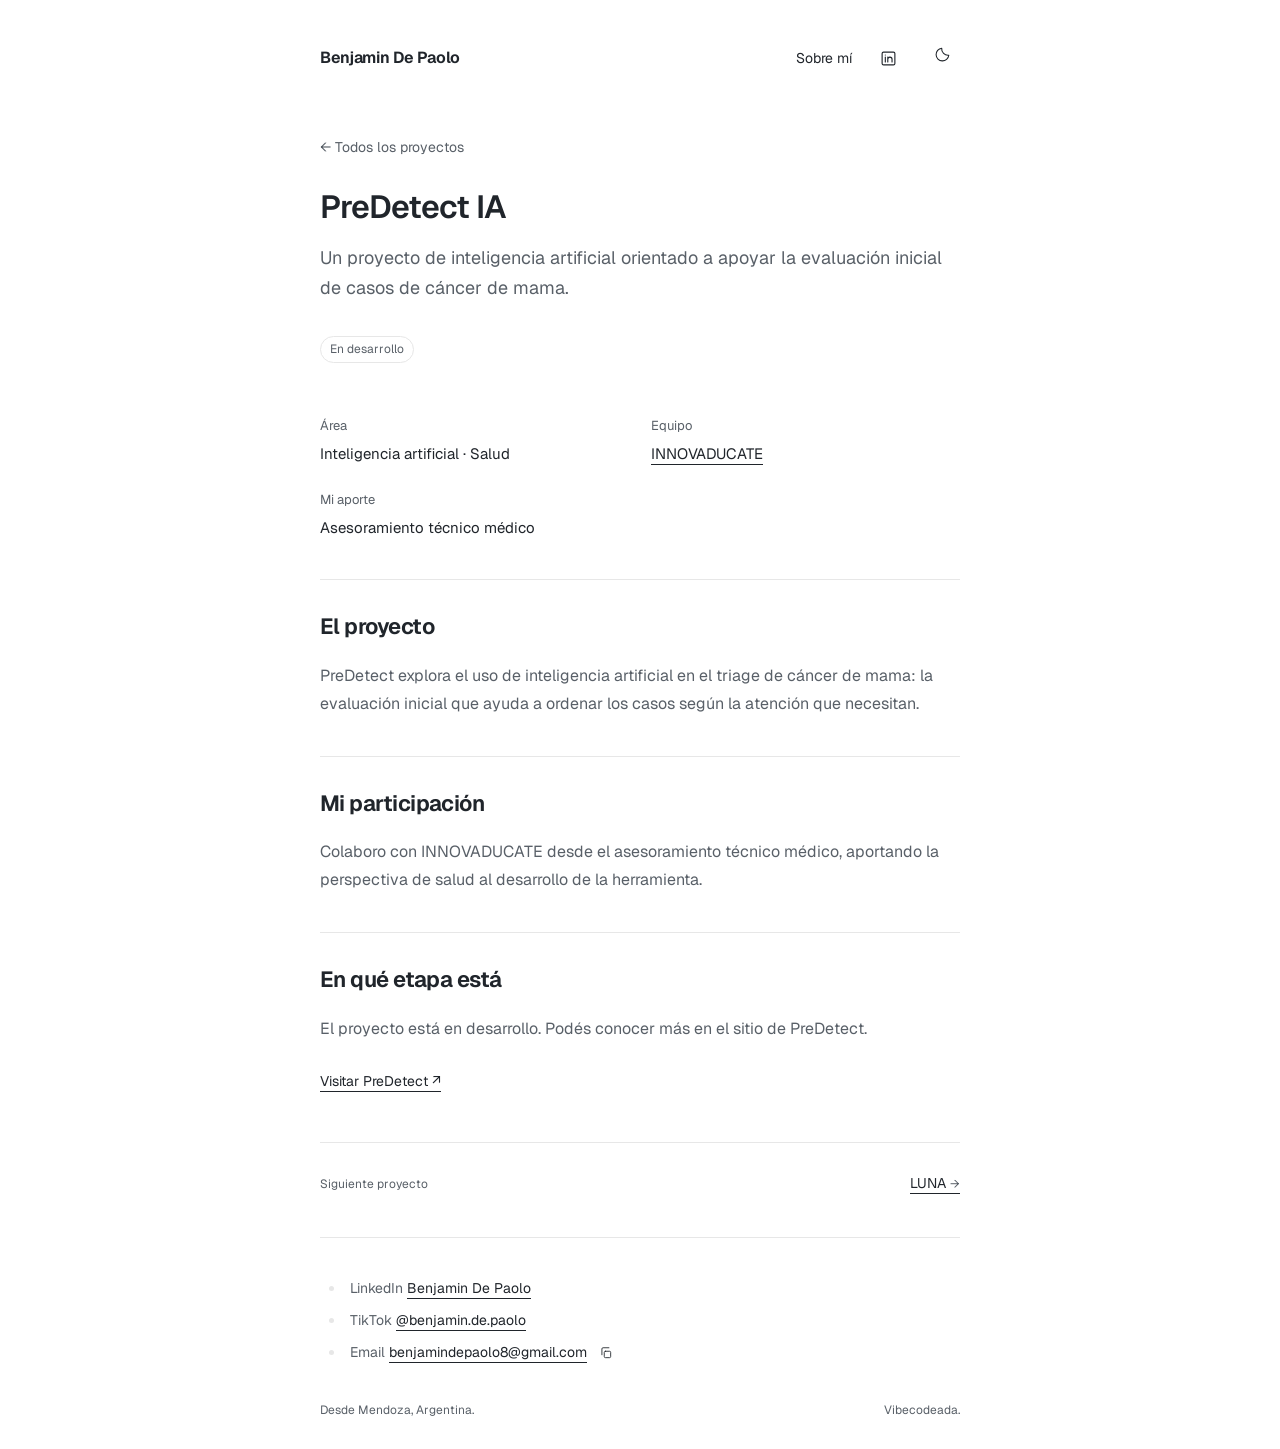
<file: proyectos/predetect.html>
<!doctype html>
<html lang="es">
<head>
  <meta charset="utf-8">
  <meta name="viewport" content="width=device-width, initial-scale=1">
  <title>PreDetect IA — Benjamin De Paolo</title>
  <meta name="description" content="Inteligencia artificial para ayudar a detectar el cáncer de mama.">
  <meta name="color-scheme" content="light dark">
  <meta name="theme-color" content="#ffffff">
  <meta property="og:title" content="PreDetect IA — Benjamin De Paolo">
  <meta property="og:description" content="Inteligencia artificial para ayudar a detectar el cáncer de mama.">
  <meta property="og:type" content="website">
  <meta name="twitter:card" content="summary">
  <link rel="icon" href="data:image/svg+xml,%3Csvg xmlns='http://www.w3.org/2000/svg' viewBox='0 0 100 100'%3E%3Crect width='100' height='100' rx='22' fill='%2320252b'/%3E%3Ctext x='50' y='69' font-family='Arial,sans-serif' font-size='52' font-weight='700' fill='white' text-anchor='middle'%3EB%3C/text%3E%3C/svg%3E">
  <script>try{const t=localStorage.getItem('bdp-theme');if(t==='light'||t==='dark')document.documentElement.dataset.theme=t;}catch(e){}</script>
  <link rel="preconnect" href="https://fonts.googleapis.com">
  <link rel="preconnect" href="https://fonts.gstatic.com" crossorigin>
  <link href="https://fonts.googleapis.com/css2?family=Geist:wght@400;500;550;600;650;700&display=swap" rel="stylesheet">
  <link rel="stylesheet" href="../assets/minimal.css">
  <script src="../assets/minimal.js" defer></script>
</head>
<body>
  <a class="skip-link" href="#main">Saltar al contenido</a>
  <div class="wrap">
    <header class="site-header">
      <a class="name" href="../">Benjamin De Paolo</a>
      <nav aria-label="Navegación principal">
        <a href="../sobre-mi.html">Sobre mí</a>
        <a class="social-icon" href="https://www.linkedin.com/in/bdepaolo" target="_blank" rel="noopener noreferrer" aria-label="Benjamin en LinkedIn (abre otra pestaña)"><svg viewBox="0 0 24 24" fill="none" stroke="currentColor" stroke-width="1.6" stroke-linecap="round" stroke-linejoin="round" aria-hidden="true"><rect x="3" y="3" width="18" height="18" rx="2"/><path d="M7.5 10v7m0-10v.1M11 17v-7m0 3a3 3 0 0 1 6 0v4"/></svg></a>
        <button class="icon-button" id="theme-toggle" type="button" aria-label="Cambiar tema"><span id="icon-moon"><svg viewBox="0 0 24 24" fill="none" stroke="currentColor" stroke-width="1.5" stroke-linecap="round" stroke-linejoin="round" aria-hidden="true"><path d="M20.9 13.1A9 9 0 0 1 10.9 3.1 9 9 0 1 0 20.9 13.1Z"/></svg></span><span id="icon-sun" hidden><svg viewBox="0 0 24 24" fill="none" stroke="currentColor" stroke-width="1.5" stroke-linecap="round" aria-hidden="true"><circle cx="12" cy="12" r="4"/><path d="M12 2v2m0 16v2M2 12h2m16 0h2M5 5l1.5 1.5m11 11L19 19M5 19l1.5-1.5m11-11L19 5"/></svg></span></button>
      </nav>
    </header>
    <main id="main">
      <article class="page-content">
        <a class="back-link" href="../#proyectos">← Todos los proyectos</a>
        <h1>PreDetect IA</h1>
        <p class="lead">Un proyecto de inteligencia artificial orientado a apoyar la evaluación inicial de casos de cáncer de mama.</p>
        <span class="badge">En desarrollo</span>
        <dl class="project-facts">
          <div><dt>Área</dt><dd>Inteligencia artificial · Salud</dd></div>
          <div><dt>Equipo</dt><dd><a href="https://www.innovaducate.space/" target="_blank" rel="noopener noreferrer">INNOVADUCATE</a></dd></div>
          <div><dt>Mi aporte</dt><dd>Asesoramiento técnico médico</dd></div>
        </dl>
        <section class="content-section"><h2>El proyecto</h2><p>PreDetect explora el uso de inteligencia artificial en el triage de cáncer de mama: la evaluación inicial que ayuda a ordenar los casos según la atención que necesitan.</p></section>
        <section class="content-section"><h2>Mi participación</h2><p>Colaboro con INNOVADUCATE desde el asesoramiento técnico médico, aportando la perspectiva de salud al desarrollo de la herramienta.</p></section>
        <section class="content-section"><h2>En qué etapa está</h2><p>El proyecto está en desarrollo. Podés conocer más en el sitio de PreDetect.</p></section>
        <div class="project-actions"><a href="https://predetec.innovaducate.com/" target="_blank" rel="noopener noreferrer">Visitar PreDetect <span aria-hidden="true">↗</span></a></div>
        <nav class="project-next" aria-label="Más proyectos"><span>Siguiente proyecto</span><a href="luna.html">LUNA <span aria-hidden="true">→</span></a></nav>
      </article>
  </main>
    <footer class="site-footer" id="contacto">
      <ul class="contact-list" aria-label="Contacto y redes">
        <li>LinkedIn <a href="https://www.linkedin.com/in/bdepaolo" target="_blank" rel="noopener noreferrer">Benjamin De Paolo</a></li>
        <li>TikTok <a href="https://www.tiktok.com/@benjamin.de.paolo" target="_blank" rel="noopener noreferrer">@benjamin.de.paolo</a></li>
        <li>Email <a href="mailto:benjamindepaolo8@gmail.com">benjamindepaolo8@gmail.com</a><button class="icon-button copy-email" id="copy-email" type="button" aria-label="Copiar email" title="Copiar email"><svg viewBox="0 0 24 24" fill="none" stroke="currentColor" stroke-width="1.5" stroke-linecap="round" stroke-linejoin="round" aria-hidden="true"><rect x="9" y="9" width="11" height="11" rx="2"/><path d="M5 15V5a2 2 0 0 1 2-2h10"/></svg></button></li>
      </ul>
      <p class="footer-note"><span>Desde Mendoza, Argentina.</span><a href="../">Vibecodeada.</a></p>
    </footer>
  </div>
  <div class="toast" id="toast" role="status" aria-live="polite"></div>
</body>
</html>
</file>
<file: assets/minimal.css>
:root{color-scheme:light;--bg:#fff;--ink:#20252b;--muted:#596068;--line:#e7e7e7;--hover:#f5f5f5;--focus:#2162a6;--font:"Geist",-apple-system,BlinkMacSystemFont,"Segoe UI",sans-serif}
:root[data-theme="dark"]{color-scheme:dark;--bg:#111;--ink:#ededed;--muted:#aaa;--line:#2b2b2b;--hover:#202020;--focus:#9bc9ff}
@media(prefers-color-scheme:dark){:root:not([data-theme="light"]){color-scheme:dark;--bg:#111;--ink:#ededed;--muted:#aaa;--line:#2b2b2b;--hover:#202020;--focus:#9bc9ff}}
*{box-sizing:border-box}html{scroll-behavior:smooth;scroll-padding-top:32px}body{margin:0;background:var(--bg);color:var(--ink);font:16px/1.75 var(--font);-webkit-font-smoothing:antialiased}button,a{-webkit-tap-highlight-color:transparent}button{font:inherit}a{color:inherit;text-decoration-thickness:1px;text-underline-offset:5px}a:hover{color:var(--muted)}a:focus-visible,button:focus-visible,summary:focus-visible{outline:2px solid var(--focus);outline-offset:5px;border-radius:3px}::selection{background:var(--ink);color:var(--bg)}[hidden]{display:none!important}
.wrap{max-width:672px;margin:auto;padding:40px 16px 28px}.site-header{display:flex;align-items:center;justify-content:space-between;gap:20px;min-height:32px}.name{font-size:16px;line-height:1.4;font-weight:650;text-decoration:none;letter-spacing:-.35px}.site-header nav{display:flex;align-items:center;gap:24px}.site-header nav>a{font-size:14px;text-decoration:none;white-space:nowrap}.site-header nav>a[aria-current]{text-decoration:underline}.icon-button{width:36px;height:36px;display:inline-flex;align-items:center;justify-content:center;background:transparent;color:var(--ink);border:0;border-radius:6px;cursor:pointer;flex-shrink:0}.icon-button:hover{background:var(--hover)}.icon-button svg{width:17px;height:17px}.social-icon{display:flex;align-items:center;justify-content:center;min-width:24px;min-height:36px}.social-icon svg{width:17px;height:17px}
.intro{display:flex;justify-content:space-between;align-items:flex-start;gap:48px;padding:60px 0 64px}.intro-copy{padding-top:5px;max-width:415px}.intro h1{font-size:16px;line-height:1.8;font-weight:400;letter-spacing:0;margin:0;color:var(--muted)}.intro h1 strong{color:var(--ink);font-weight:500}.intro p{font-size:14px;color:var(--muted);margin:16px 0 0}.avatar{width:150px;height:150px;object-fit:cover;border-radius:50%;border:1px solid var(--line);flex-shrink:0}.intro-link{font-size:14px;display:inline-block;margin-top:17px}
.projects{padding:44px 0 16px;border-top:1px solid var(--line)}h2{font-size:24px;line-height:1.35;letter-spacing:-.55px;font-weight:650;margin:0 0 30px}.project-list{list-style:none;margin:0;padding:0}.project-list li{margin:0 0 29px}.project-link{display:block;text-decoration:none;padding:2px 0}.project-title{font-size:20px;line-height:1.4;font-weight:550;letter-spacing:-.35px;text-decoration:underline;text-decoration-thickness:1px;text-underline-offset:6px}.project-description{display:block;margin-top:5px;font-size:16px;color:var(--muted);line-height:1.65}.project-arrow{display:inline-block;margin-left:8px;font-size:17px;opacity:0;transform:translate(-4px,3px);transition:opacity .16s,transform .16s}.project-link:hover .project-arrow,.project-link:focus-visible .project-arrow{opacity:1;transform:none}.project-link:hover .project-title{text-decoration-thickness:2px}.project-link:hover{color:var(--ink)}
.site-footer{border-top:1px solid var(--line);padding-top:31px;margin-top:4px}.contact-list{list-style:disc;margin:0;padding:0 0 0 25px;font-size:14px;color:var(--muted)}.contact-list li{padding-left:5px;margin:7px 0}.contact-list li::marker{color:var(--line)}.contact-list a{color:var(--ink);overflow-wrap:anywhere}.copy-email{display:inline-flex;vertical-align:middle;margin-left:5px;width:28px;height:28px}.copy-email svg{width:14px;height:14px}.footer-note{margin:33px 0 0;font-size:12px;color:var(--muted);display:flex;justify-content:space-between;gap:16px}.footer-note a{text-decoration:none}.skip-link{position:fixed;top:8px;left:8px;z-index:10;transform:translateY(-180%);background:var(--bg);border:1px solid var(--line);padding:8px 14px}.skip-link:focus{transform:none}.toast{position:fixed;bottom:24px;left:50%;transform:translate(-50%,12px);opacity:0;pointer-events:none;background:var(--ink);color:var(--bg);padding:9px 16px;border-radius:8px;font-size:14px;transition:opacity .2s,transform .2s;max-width:calc(100vw - 32px);width:max-content}.toast.visible{opacity:1;transform:translate(-50%,0)}
.page-content{padding:57px 0 38px}.back-link{display:inline-block;font-size:14px;color:var(--muted);margin-bottom:28px;text-decoration:none}.back-link:hover{text-decoration:underline}.page-content h1{font-size:32px;line-height:1.2;letter-spacing:-1px;font-weight:600;margin:0 0 17px}.lead{font-size:18px;line-height:1.7;color:var(--muted);margin:0 0 30px}.page-content p{color:var(--muted)}.page-content h2{font-size:22px;margin-bottom:20px}.page-content h3{font-size:16px;font-weight:550;line-height:1.5;margin:0 0 3px}.content-section{border-top:1px solid var(--line);padding-top:32px;margin-top:38px}.content-section>p{margin:12px 0}.entry{margin-bottom:25px}.entry p{margin:4px 0}.entry .meta{font-size:13px;color:var(--muted)}.entry .description{font-size:15px}.project-facts{display:grid;grid-template-columns:1fr 1fr;gap:22px;margin:32px 0}.project-facts dt{font-size:13px;color:var(--muted);margin-bottom:3px}.project-facts dd{margin:0;font-size:15px}.badge{display:inline-block;font-size:12px;padding:2px 9px;border:1px solid var(--line);border-radius:20px;color:var(--muted);margin-bottom:20px}.project-actions{display:flex;flex-wrap:wrap;gap:20px;margin:26px 0 8px;font-size:14px}.project-next{display:flex;justify-content:space-between;align-items:baseline;gap:24px;border-top:1px solid var(--line);padding-top:28px;margin-top:48px;font-size:14px}.project-next span{color:var(--muted);font-size:12px}.interests{display:grid;grid-template-columns:1fr 1fr;gap:18px 30px}.interests p{font-size:15px;margin:5px 0}.bookshelf{display:grid;grid-template-columns:repeat(3,minmax(0,1fr));gap:22px;list-style:none;margin:24px 0 34px;padding:0}.bookshelf figure{margin:0}.bookshelf img{width:100%;height:220px;object-fit:contain;object-position:bottom left;display:block;filter:drop-shadow(0 3px 3px #0001);transition:transform .2s}.bookshelf figure:hover img{transform:translateY(-4px)}.bookshelf figcaption{font-size:12px;line-height:1.5;color:var(--muted);margin-top:11px}.bookshelf.albums img{height:auto;aspect-ratio:1;object-fit:cover}.signature{display:block;width:100px;height:96px;object-fit:contain;margin:22px 0 0;opacity:.8}:root[data-theme="dark"] .signature{filter:invert(1)}@media(prefers-color-scheme:dark){:root:not([data-theme="light"]) .signature{filter:invert(1)}}
@media(max-width:600px){.wrap{padding:28px 22px 24px}.site-header{gap:12px}.site-header nav{gap:15px}.name{max-width:150px}.social-icon{display:none}.intro{flex-direction:column-reverse;gap:29px;padding:38px 0 43px}.intro-copy{padding:0;max-width:none}.avatar{width:132px;height:132px}.intro h1{font-size:16px}.intro p{margin-top:12px}.projects{padding-top:33px}h2{font-size:23px;margin-bottom:27px}.project-title{font-size:19px}.project-list li{margin-bottom:26px}.project-arrow{opacity:.55;transform:none;font-size:15px}.site-footer{padding-top:24px}.contact-list{font-size:13px;padding-left:16px}.contact-list li{padding-left:1px}.footer-note{font-size:11px}.page-content{padding-top:37px}.page-content h1{font-size:29px}.lead{font-size:17px}.project-facts{grid-template-columns:1fr;gap:17px}.bookshelf{gap:14px}.bookshelf img{height:155px}.interests{grid-template-columns:1fr}.project-next{align-items:flex-start}.project-next span{max-width:100px}}
@media(prefers-reduced-motion:reduce){html{scroll-behavior:auto}*,*::before,*::after{transition:none!important;animation:none!important}}
@media print{.site-header nav,.skip-link,.copy-email,.toast{display:none}.wrap{max-width:none;padding:0}body{--bg:#fff;--ink:#111;--muted:#444;--line:#ddd;font-size:11pt}.intro{padding-block:25px}.project-list li,.entry,.bookshelf{break-inside:avoid}.signature{filter:none!important}}
</file>
